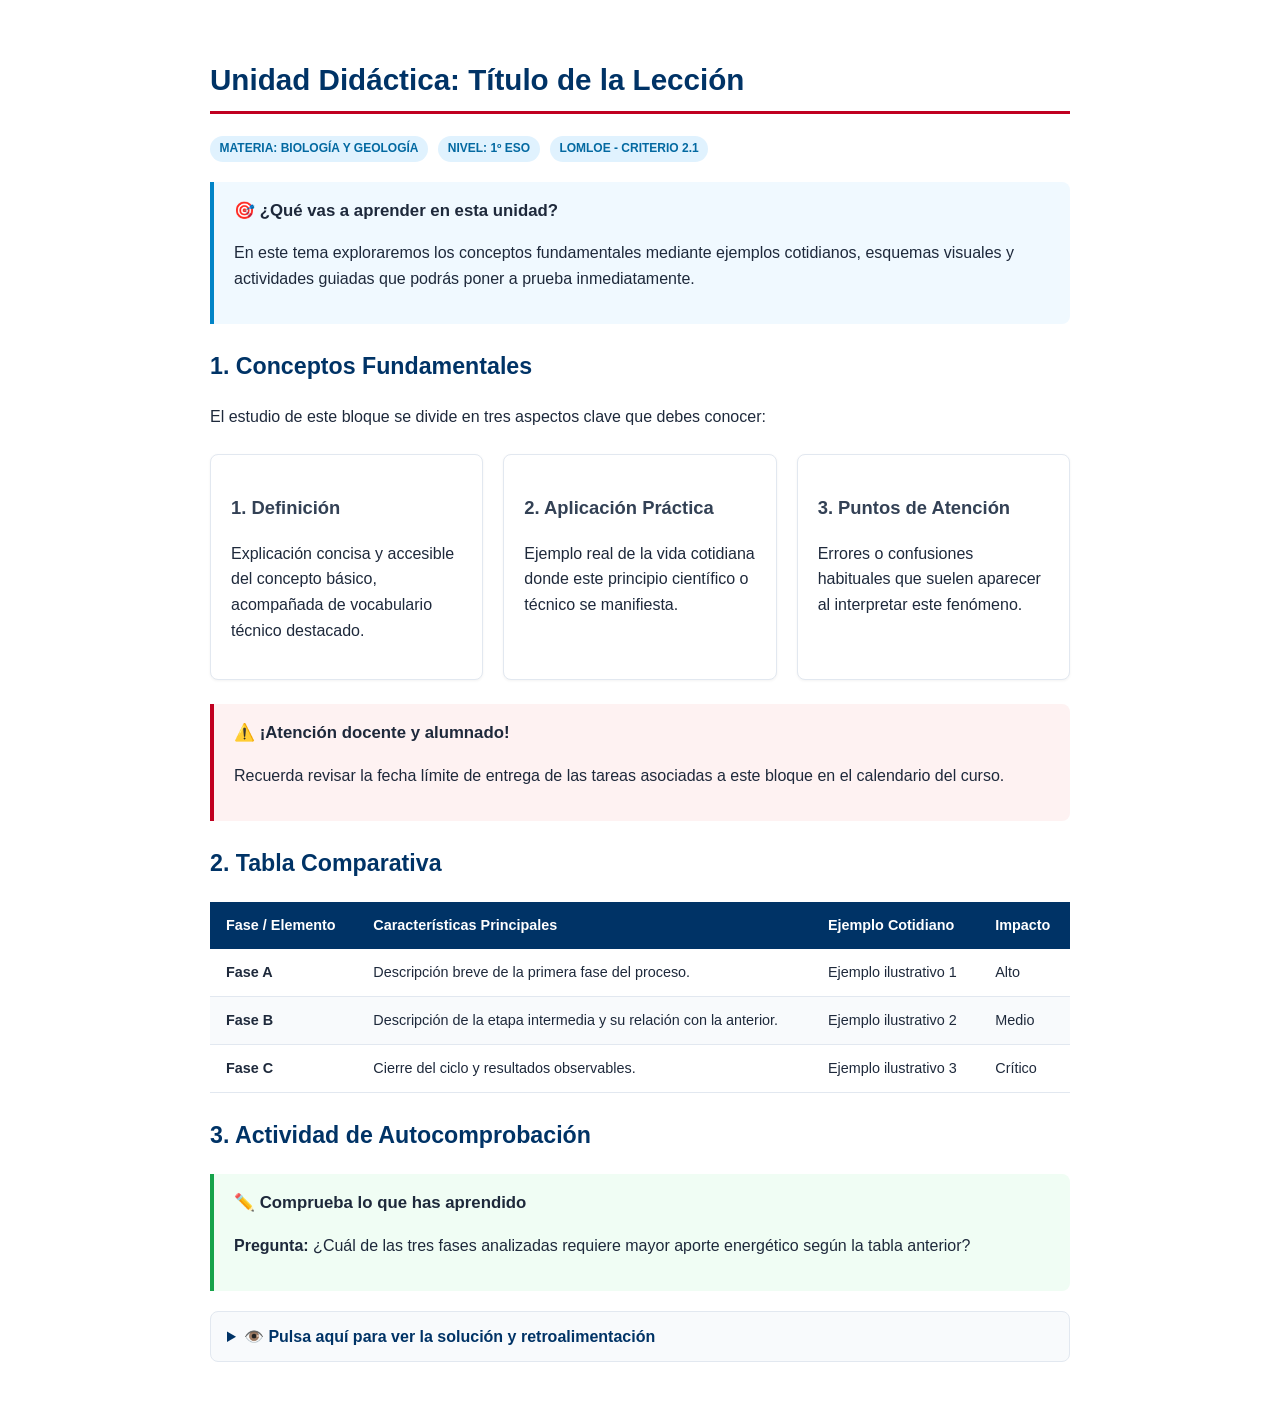
<file: plantillas-educamadrid/01-unidades-html/plantilla-unidad-didactica.html>
<!DOCTYPE html>
<html lang="es">
<head>
  <meta charset="UTF-8">
  <meta name="viewport" content="width=device-width, initial-scale=1.0">
  <title>Unidad Didáctica - Plantilla EducaMadrid</title>
  <link rel="stylesheet" href="estilos-educamadrid.css">
</head>
<body>

<div class="contenido-educamadrid">

  <!-- Cabecera de la Unidad -->
  <h1>Unidad Didáctica: Título de la Lección</h1>
  <div>
    <span class="badge-curricular">Materia: Biología y Geología</span>
    <span class="badge-curricular">Nivel: 1º ESO</span>
    <span class="badge-curricular">LOMLOE - Criterio 2.1</span>
  </div>

  <!-- Caja introductoria / Objetivos de Aprendizaje -->
  <div class="caja-didactica caja-info">
    <h4>🎯 ¿Qué vas a aprender en esta unidad?</h4>
    <p>En este tema exploraremos los conceptos fundamentales mediante ejemplos cotidianos, esquemas visuales y actividades guiadas que podrás poner a prueba inmediatamente.</p>
  </div>

  <!-- Sección 1: Contenido con Tarjetas -->
  <h2>1. Conceptos Fundamentales</h2>
  <p>El estudio de este bloque se divide en tres aspectos clave que debes conocer:</p>

  <div class="tarjetas-grid">
    <div class="tarjeta-item">
      <h3>1. Definición</h3>
      <p>Explicación concisa y accesible del concepto básico, acompañada de vocabulario técnico destacado.</p>
    </div>
    <div class="tarjeta-item">
      <h3>2. Aplicación Práctica</h3>
      <p>Ejemplo real de la vida cotidiana donde este principio científico o técnico se manifiesta.</p>
    </div>
    <div class="tarjeta-item">
      <h3>3. Puntos de Atención</h3>
      <p>Errores o confusiones habituales que suelen aparecer al interpretar este fenómeno.</p>
    </div>
  </div>

  <!-- Caja de aviso importante -->
  <div class="caja-didactica caja-importante">
    <h4>⚠️ ¡Atención docente y alumnado!</h4>
    <p>Recuerda revisar la fecha límite de entrega de las tareas asociadas a este bloque en el calendario del curso.</p>
  </div>

  <!-- Sección 2: Tabla de Síntesis -->
  <h2>2. Tabla Comparativa</h2>
  <div class="tabla-contenedor">
    <table class="tabla-educamadrid">
      <thead>
        <tr>
          <th>Fase / Elemento</th>
          <th>Características Principales</th>
          <th>Ejemplo Cotidiano</th>
          <th>Impacto</th>
        </tr>
      </thead>
      <tbody>
        <tr>
          <td><strong>Fase A</strong></td>
          <td>Descripción breve de la primera fase del proceso.</td>
          <td>Ejemplo ilustrativo 1</td>
          <td>Alto</td>
        </tr>
        <tr>
          <td><strong>Fase B</strong></td>
          <td>Descripción de la etapa intermedia y su relación con la anterior.</td>
          <td>Ejemplo ilustrativo 2</td>
          <td>Medio</td>
        </tr>
        <tr>
          <td><strong>Fase C</strong></td>
          <td>Cierre del ciclo y resultados observables.</td>
          <td>Ejemplo ilustrativo 3</td>
          <td>Crítico</td>
        </tr>
      </tbody>
    </table>
  </div>

  <!-- Sección 3: Actividad Guiada con Desplegable -->
  <h2>3. Actividad de Autocomprobación</h2>
  <div class="caja-didactica caja-actividad">
    <h4>✏️ Comprueba lo que has aprendido</h4>
    <p><strong>Pregunta:</strong> ¿Cuál de las tres fases analizadas requiere mayor aporte energético según la tabla anterior?</p>
  </div>

  <details class="desplegable-didactico">
    <summary>👁️ Pulsa aquí para ver la solución y retroalimentación</summary>
    <div class="contenido-oculto">
      <p><strong>Solución:</strong> La <em>Fase C</em> es la más crítica debido a que en ella se consolida el proceso completo. Si has elegido la Fase A, revisa la sección 1 sobre aporte energético inicial.</p>
    </div>
  </details>

</div>

</body>
</html>
</file>
<file: plantillas-educamadrid/01-unidades-html/estilos-educamadrid.css>
/* ==========================================================================
   ESTILOS EDUCAMADRID - COMPONENTES PARA AULA VIRTUAL (MOODLE)
   Diseñado para accesibilidad (DUA), diseño responsivo y legibilidad
   ========================================================================== */

:root {
  --color-primario: #003366;     /* Azul institucional */
  --color-secundario: #c00020;   /* Carmesí Madrid */
  --color-acento: #0284c7;       /* Azul cielo / enlaces */
  --color-fondo-suave: #f8fafc;  /* Fondo tarjetas */
  --color-texto: #1e293b;        /* Gris oscuro alta legibilidad */
  --color-borde: #e2e8f0;
  --radio-borde: 8px;
}

body, .contenido-educamadrid {
  font-family: -apple-system, BlinkMacSystemFont, "Segoe UI", Roboto, "Helvetica Neue", Arial, sans-serif;
  color: var(--color-texto);
  line-height: 1.6;
  max-width: 900px;
  margin: 0 auto;
  padding: 1.25rem;
}

/* Encabezados y Jerarquía Didáctica */
.contenido-educamadrid h1 {
  color: var(--color-primario);
  border-bottom: 3px solid var(--color-secundario);
  padding-bottom: 0.5rem;
  font-size: 1.85rem;
  margin-top: 1rem;
}

.contenido-educamadrid h2 {
  color: var(--color-primario);
  font-size: 1.45rem;
  margin-top: 1.5rem;
  display: flex;
  align-items: center;
  gap: 0.5rem;
}

.contenido-educamadrid h3 {
  color: #334155;
  font-size: 1.15rem;
}

/* Badges y Etiquetas Curriculares (LOMLOE) */
.badge-curricular {
  display: inline-block;
  background-color: #e0f2fe;
  color: #0369a1;
  font-size: 0.75rem;
  font-weight: 600;
  padding: 0.2rem 0.6rem;
  border-radius: 9999px;
  text-transform: uppercase;
  margin-right: 0.35rem;
}

/* Cajas de Aviso Didácticas (Callouts) */
.caja-didactica {
  border-left: 4px solid;
  border-radius: 0 var(--radio-borde) var(--radio-borde) 0;
  padding: 1rem 1.25rem;
  margin: 1.25rem 0;
  background-color: var(--color-fondo-suave);
}

.caja-info {
  border-color: #0284c7;
  background-color: #f0f9ff;
}

.caja-importante {
  border-color: var(--color-secundario);
  background-color: #fef2f2;
}

.caja-recuerda {
  border-color: #eab308;
  background-color: #fefce8;
}

.caja-actividad {
  border-color: #16a34a;
  background-color: #f0fdf4;
}

.caja-didactica h4 {
  margin-top: 0;
  margin-bottom: 0.5rem;
  font-size: 1.05rem;
}

/* Cuadrícula de Tarjetas de Contenido */
.tarjetas-grid {
  display: grid;
  grid-template-columns: repeat(auto-fit, minmax(260px, 1fr));
  gap: 1.25rem;
  margin: 1.5rem 0;
}

.tarjeta-item {
  background: #ffffff;
  border: 1px solid var(--color-borde);
  border-radius: var(--radio-borde);
  padding: 1.25rem;
  box-shadow: 0 1px 3px rgba(0,0,0,0.05);
  transition: transform 0.15s ease, box-shadow 0.15s ease;
}

.tarjeta-item:hover {
  transform: translateY(-2px);
  box-shadow: 0 4px 6px rgba(0,0,0,0.08);
}

/* Desplegables Interactivos (Soluciones y Pistas sin JavaScript) */
details.desplegable-didactico {
  background: #f8fafc;
  border: 1px solid var(--color-borde);
  border-radius: var(--radio-borde);
  padding: 0.75rem 1rem;
  margin: 1rem 0;
}

details.desplegable-didactico summary {
  font-weight: 600;
  cursor: pointer;
  color: var(--color-primario);
  outline: none;
}

details.desplegable-didactico[open] {
  background: #ffffff;
}

details.desplegable-didactico .contenido-oculto {
  margin-top: 0.75rem;
  padding-top: 0.75rem;
  border-top: 1px dashed var(--color-borde);
}

/* Tablas Adaptables con Estilo Limpio */
.tabla-contenedor {
  overflow-x: auto;
  margin: 1.25rem 0;
}

table.tabla-educamadrid {
  width: 100%;
  border-collapse: collapse;
  text-align: left;
}

table.tabla-educamadrid th {
  background-color: var(--color-primario);
  color: #ffffff;
  padding: 0.75rem 1rem;
  font-weight: 600;
  font-size: 0.9rem;
}

table.tabla-educamadrid td {
  padding: 0.75rem 1rem;
  border-bottom: 1px solid var(--color-borde);
  font-size: 0.9rem;
}

table.tabla-educamadrid tr:nth-child(even) td {
  background-color: #f8fafc;
}
</file>
